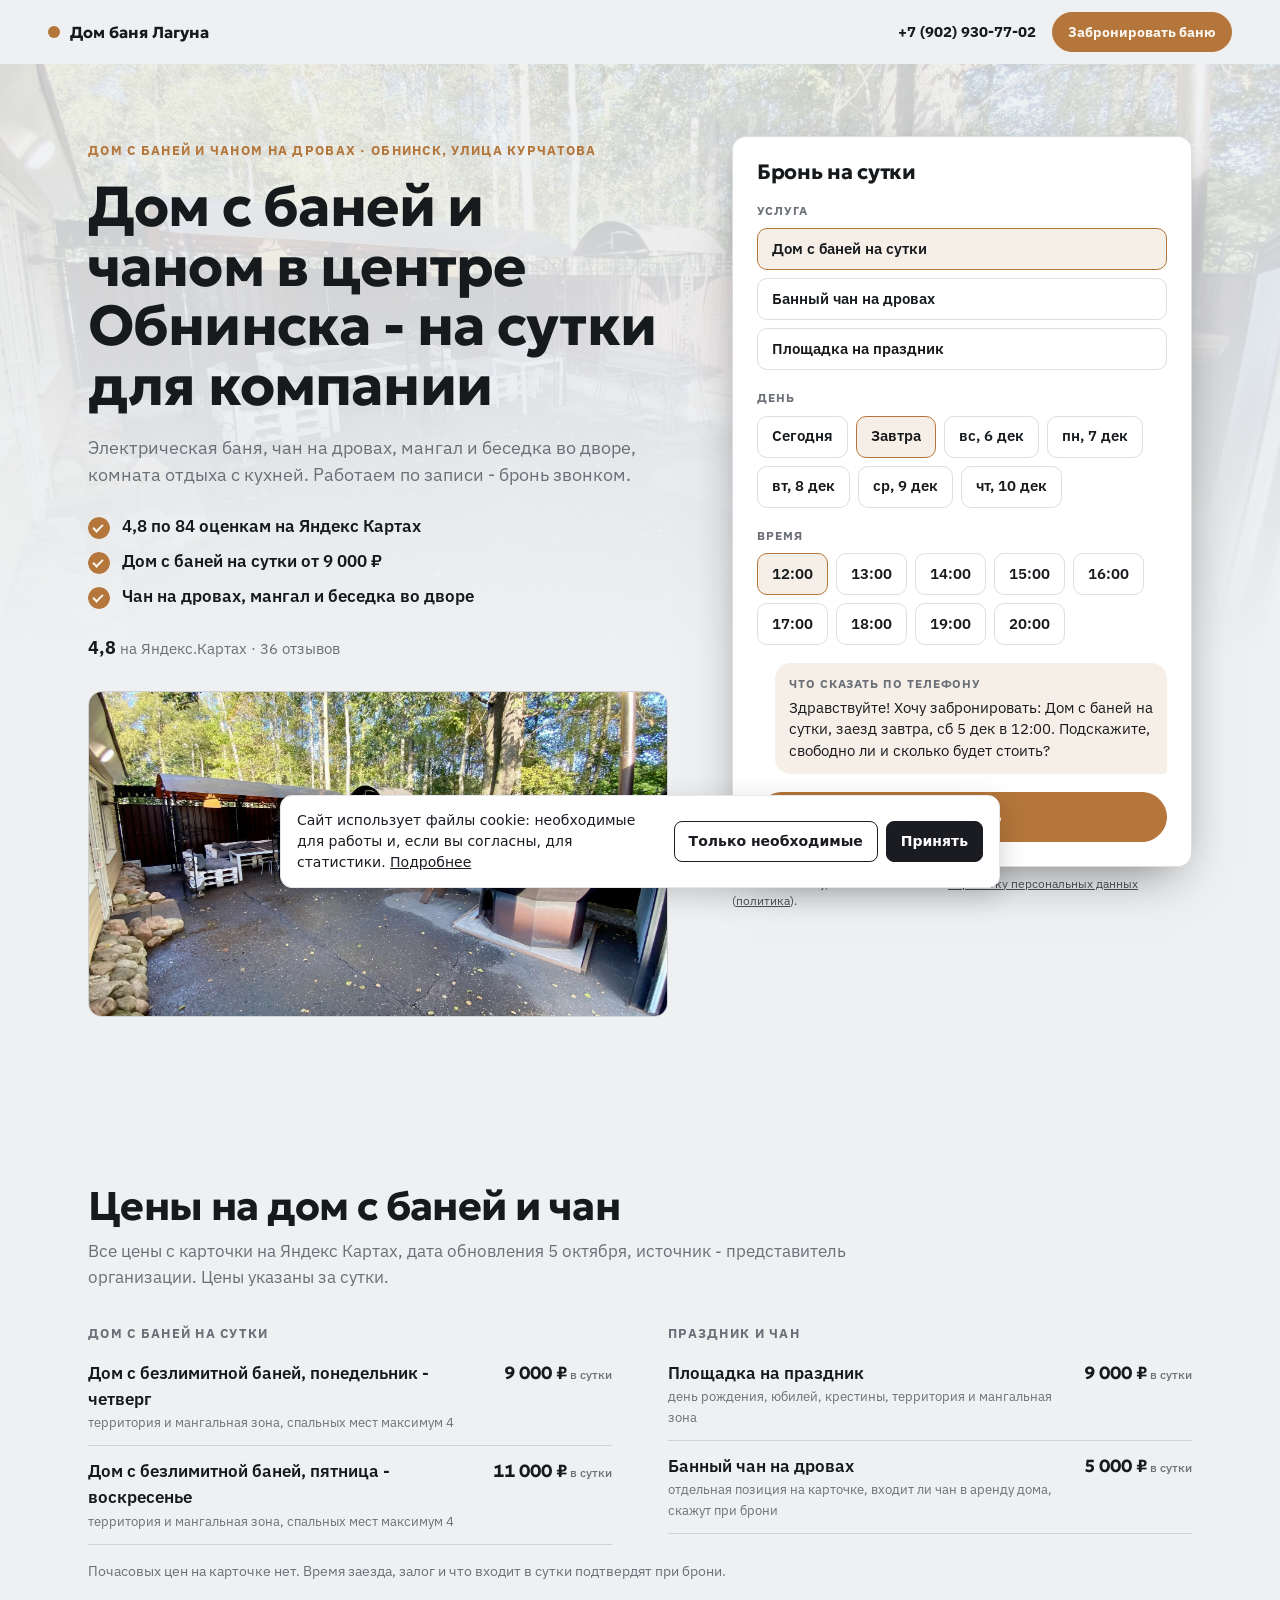
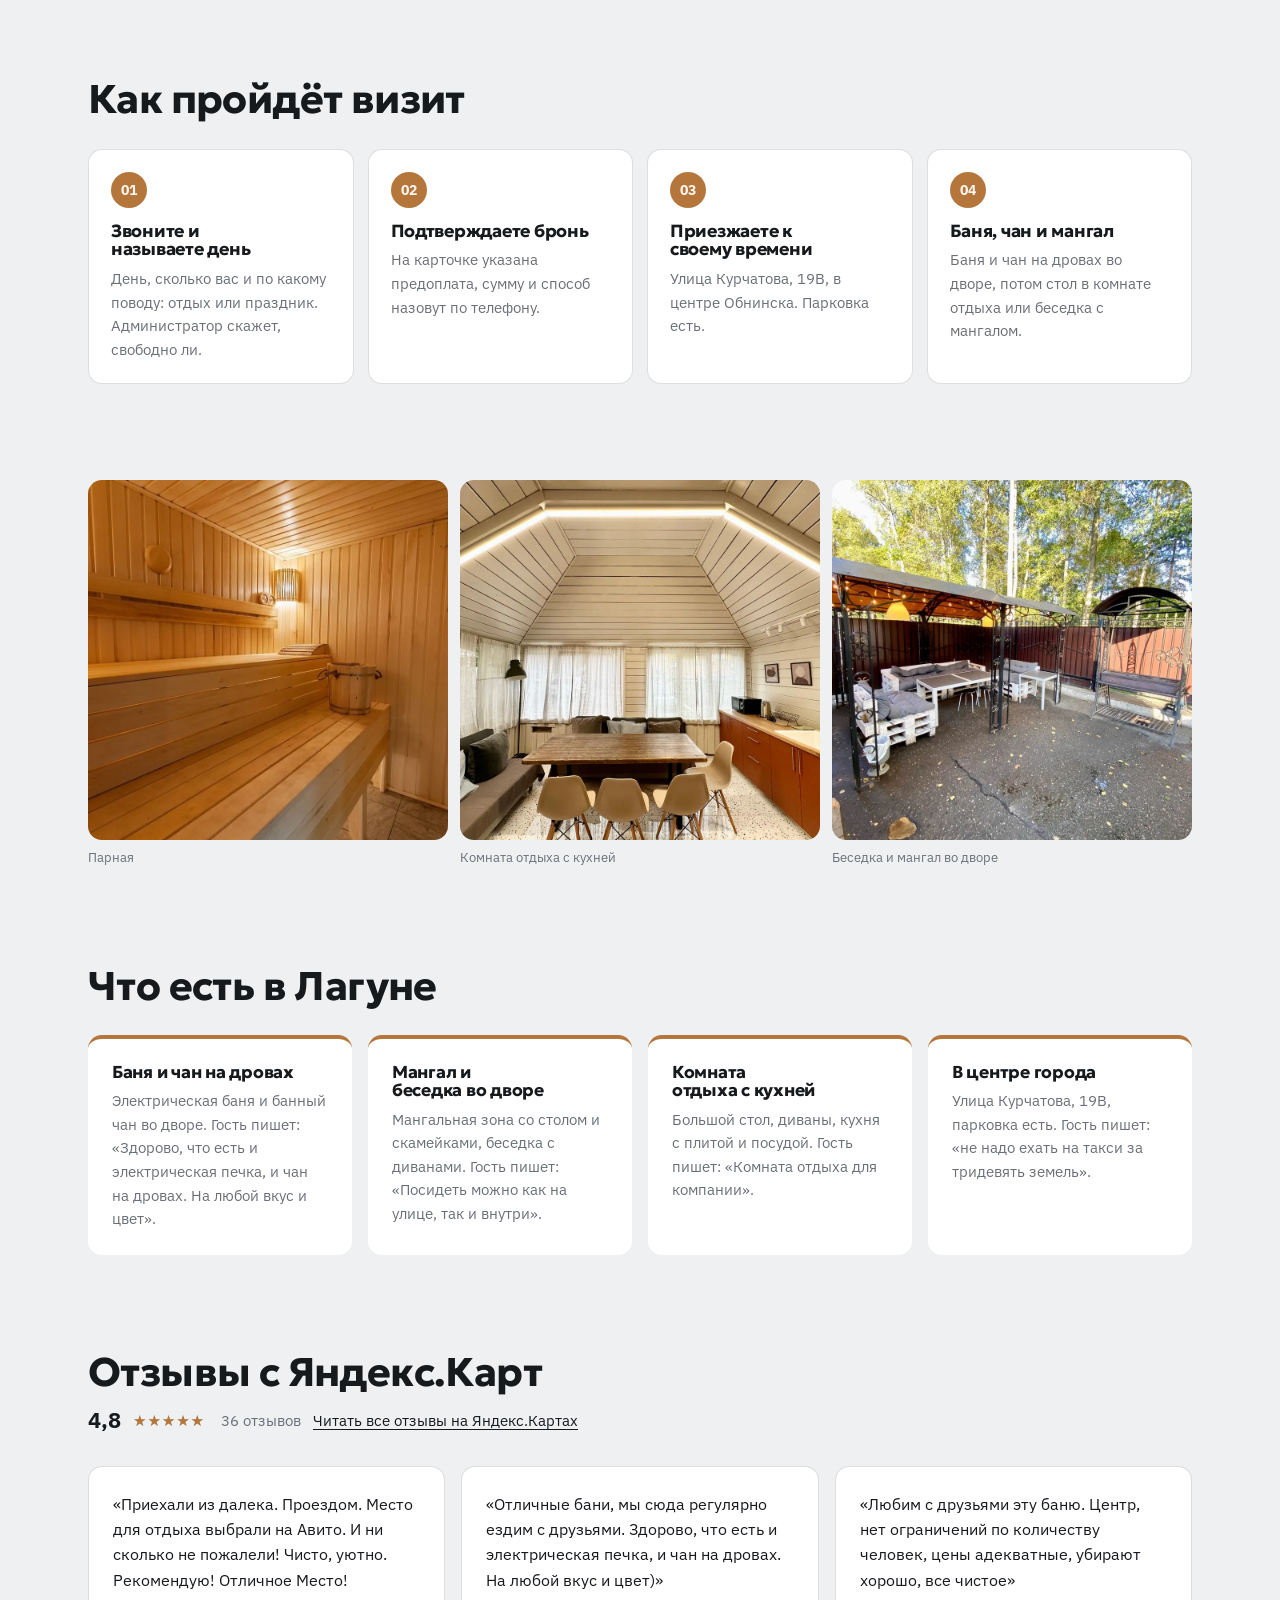
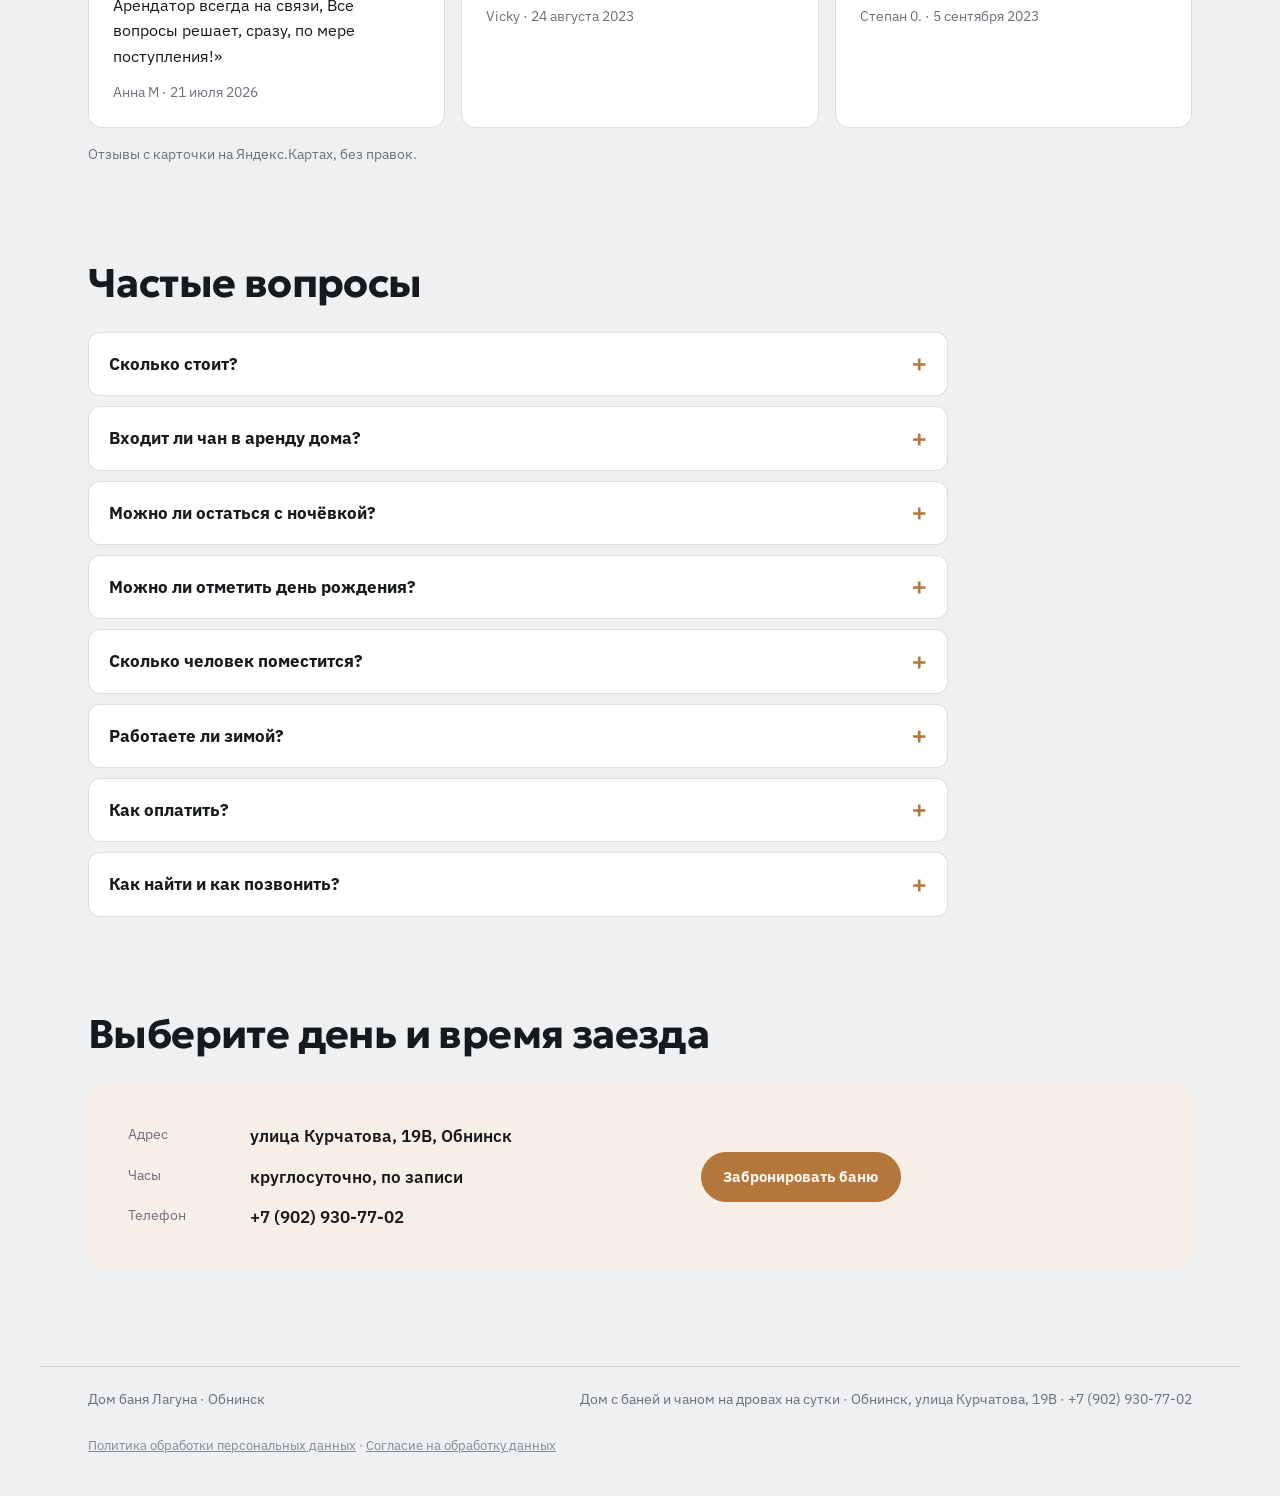
<file: index.html>
<!doctype html>
<html lang="ru">
<head>
<meta charset="utf-8">
<meta name="robots" content="noindex, nofollow" data-publish>
<meta name="viewport" content="width=device-width, initial-scale=1, viewport-fit=cover">
<title>Дом баня Лагуна · Дом с баней на сутки</title>
<meta name="description" content="Электрическая баня, чан на дровах, мангал и беседка во дворе, комната отдыха с кухней. Работаем по записи - бронь звонком.">
<meta property="og:type" content="website">
<meta property="og:url" content="https://ajax55sv-cell.github.io/laguna-obninsk/">
<meta property="og:title" content="Дом с баней и чаном в центре Обнинска - на сутки для компании">
<meta property="og:description" content="Электрическая баня, чан на дровах, мангал и беседка во дворе, комната отдыха с кухней. Работаем по записи - бронь звонком.">
<meta property="og:image" content="https://ajax55sv-cell.github.io/laguna-obninsk/assets/og.jpg">
<link rel="preload" as="image" href="assets/hero.webp" fetchpriority="high">
<link rel="icon" href="data:image/svg+xml,%3Csvg xmlns=%27http://www.w3.org/2000/svg%27 viewBox=%270 0 32 32%27%3E%3Crect x=%276%27 y=%276%27 width=%2720%27 height=%2720%27 rx=%275%27 fill=%27%23b4763a%27/%3E%3C/svg%3E">
<link rel="preconnect" href="https://fonts.googleapis.com">
<link rel="preconnect" href="https://fonts.gstatic.com" crossorigin>
<link href="https://fonts.googleapis.com/css2?family=Geologica:wght@600;700&family=IBM+Plex+Sans:wght@400;500;600&display=swap" rel="stylesheet">
<style>
:root { --c-canvas: #eef0f2; --c-surface: #ffffff; --c-ink: #171a1d; --c-ink-soft: #6b7078; --c-accent: #b4763a; --c-accent-ink: #fbf6ef; --c-accent-deep: #b4763a; --f-display: "Geologica", "Arial", system-ui, sans-serif; --f-text: "IBM Plex Sans", "Segoe UI", system-ui, sans-serif; --h1k: 1; }
</style>
<link rel="stylesheet" href="style-prod.css">
<script type="application/ld+json">{"@context":"https://schema.org","@type":"HealthAndBeautyBusiness","name":"Дом баня Лагуна","telephone":"+79029307702","priceRange":"от 9000 RUB за сутки","openingHours":"Mo-Su 00:00-23:59","address":{"@type":"PostalAddress","streetAddress":"улица Курчатова, 19В","addressLocality":"Обнинск","addressRegion":"Калужская область","addressCountry":"RU"},"aggregateRating":{"@type":"AggregateRating","ratingValue":"4.8","reviewCount":"36"},"sameAs":["https://yandex.ru/maps/org/dom_banya_laguna/124236754102/"]}</script>
<style>
/* legal-add */
.legal-links{margin-top:10px;font-size:13px;opacity:.8;hyphens:none}
.legal-links a{color:inherit}
.ckn{margin:8px 0 0;font-size:12px;line-height:1.45;opacity:.75;hyphens:none}
.ckn a{color:inherit;text-decoration:underline}
.ckb{position:fixed;left:12px;right:12px;bottom:12px;z-index:9999;max-width:720px;margin:0 auto;padding:14px 16px;background:#fff;color:#1b1c22;border:1px solid #e7e8ee;border-radius:12px;box-shadow:0 8px 28px rgba(0,0,0,.18);font:400 14px/1.5 system-ui,-apple-system,"Segoe UI",Arial,sans-serif;hyphens:none;display:flex;gap:12px;align-items:center;flex-wrap:wrap}
.ckb p{margin:0;flex:1 1 280px}
.ckb a{color:inherit;text-decoration:underline}
.ckb__b{display:flex;gap:8px;flex-wrap:wrap}
.ckb button{font:inherit;font-weight:600;padding:9px 14px;border-radius:8px;border:1px solid #1b1c22;background:#fff;color:#1b1c22;cursor:pointer}
.ckb button[data-v="all"]{background:#1b1c22;color:#fff}
</style>
</head>
<body class="s-prod" id="top" data-wa="" data-tg="" data-max="">
<header class="s-bar" data-s-bar>
  <a class="s-bar__brand" href="#top"><i aria-hidden="true"></i>Дом баня Лагуна</a>
  <div class="s-bar__right">
    <a class="s-bar__tel" href="tel:+79029307702"><span class="nw">+7 (902) 930-77-02</span></a>
    <a class="s-btn s-btn--sm" href="#widget">Забронировать баню</a>
  </div>
</header>
<main>
  <section class="s-hero">
    <div class="s-hero__text">
      <p class="s-eyebrow">Дом с баней и чаном на дровах · Обнинск, улица Курчатова</p>
      <h1>Дом с баней и чаном в центре Обнинска - на сутки для компании</h1>
      <p class="s-lead">Электрическая баня, чан на дровах, мангал и беседка во дворе, комната отдыха с кухней. Работаем по записи - бронь звонком.</p>
      <ul class="s-ticks"><li>4,8 по 84 оценкам на Яндекс Картах</li><li>Дом с баней на сутки от 9 000 ₽</li><li>Чан на дровах, мангал и беседка во дворе</li></ul>
      <p class="s-rating"><b>4,8</b> на Яндекс.Картах · 36 отзывов</p>
      <figure class="s-hero__photo"><img class="" src="assets/hero.webp" alt="Двор дома-бани: беседка с диванами, мангал и банный чан на дровах среди берёз" loading="lazy" decoding="async"></figure>
    </div>
    <div class="s-hero__widget" id="widget"><form class="s-widget" data-s-booking data-days="7" data-closed="" data-slots="12:00,13:00,14:00,15:00,16:00,17:00,18:00,19:00,20:00" data-message="Здравствуйте! Хочу забронировать: {услуга}, заезд {день} в {время}. Подскажите, свободно ли и сколько будет стоить?" onsubmit="return false">
      <h2 class="s-widget__title">Бронь на сутки</h2>
      <fieldset><legend>Услуга</legend>
        <div class="s-chips s-chips--col"><label class="s-chip s-chip--row"><input type="radio" name="svc" value="0" data-name="Дом с баней на сутки" data-price="" data-from="" data-min="" checked><span>Дом с баней на сутки</span><b></b></label><label class="s-chip s-chip--row"><input type="radio" name="svc" value="1" data-name="Банный чан на дровах" data-price="" data-from="" data-min=""><span>Банный чан на дровах</span><b></b></label><label class="s-chip s-chip--row"><input type="radio" name="svc" value="2" data-name="Площадка на праздник" data-price="" data-from="" data-min=""><span>Площадка на праздник</span><b></b></label></div>
      </fieldset>
      <fieldset><legend>День</legend><div class="s-chips" data-s-days></div></fieldset>
      <fieldset><legend>Время</legend><div class="s-chips" data-s-times></div></fieldset>
      <div class="s-bubble" aria-live="polite"><span class="s-bubble__label">Что сказать по телефону</span><p data-s-bubble></p></div>
      <div class="s-send">
        <a class="s-btn s-btn--wide" href="tel:+79029307702">Позвонить</a>
        
      </div>
      </form><p class="ckn">Нажимая кнопку, вы соглашаетесь на <a href="soglasie.html">обработку персональных данных</a> (<a href="politika.html">политика</a>).</p></div>
    <figure class="s-hero__bg" aria-hidden="true"><img class="" src="assets/hero.webp" alt="Двор дома-бани: беседка с диванами, мангал и банный чан на дровах среди берёз" decoding="async" fetchpriority="high"></figure>
  </section>

  

  <section class="s-section s-reveal" id="prices">
    <header class="s-section__head"><h2>Цены на дом с баней и чан</h2><p>Все цены с карточки на Яндекс Картах, дата обновления 5 октября, источник - представитель организации. Цены указаны за сутки.</p></header>
    <div class="s-board"><div class="s-board__group">
      <h3 class="s-board__title">Дом с баней на сутки</h3>
      <ul class="s-board__list">
        <li class="s-board__row"><span class="s-board__name">Дом с безлимитной баней, понедельник - четверг<em>территория и мангальная зона, спальных мест максимум 4</em></span><span class="s-board__dots" aria-hidden="true"></span><span class="s-board__price">9 000 ₽<small> в сутки</small></span></li>
        <li class="s-board__row"><span class="s-board__name">Дом с безлимитной баней, пятница - воскресенье<em>территория и мангальная зона, спальных мест максимум 4</em></span><span class="s-board__dots" aria-hidden="true"></span><span class="s-board__price">11 000 ₽<small> в сутки</small></span></li>
      </ul>
    </div>
<div class="s-board__group">
      <h3 class="s-board__title">Праздник и чан</h3>
      <ul class="s-board__list">
        <li class="s-board__row"><span class="s-board__name">Площадка на праздник<em>день рождения, юбилей, крестины, территория и мангальная зона</em></span><span class="s-board__dots" aria-hidden="true"></span><span class="s-board__price">9 000 ₽<small> в сутки</small></span></li>
        <li class="s-board__row"><span class="s-board__name">Банный чан на дровах<em>отдельная позиция на карточке, входит ли чан в аренду дома, скажут при брони</em></span><span class="s-board__dots" aria-hidden="true"></span><span class="s-board__price">5 000 ₽<small> в сутки</small></span></li>
      </ul>
    </div></div>
    <p class="s-note">Почасовых цен на карточке нет. Время заезда, залог и что входит в сутки подтвердят при брони.</p>
  </section>

  <section class="s-section s-reveal">
    <header class="s-section__head"><h2>Как пройдёт визит</h2></header>
    <ol class="s-steps">
      <li class="s-steps__item"><span class="s-steps__n">01</span><h3>Звоните и называете день</h3><p>День, сколько вас и по какому поводу: отдых или праздник. Администратор скажет, свободно ли.</p></li>
      <li class="s-steps__item"><span class="s-steps__n">02</span><h3>Подтверждаете бронь</h3><p>На карточке указана предоплата, сумму и способ назовут по телефону.</p></li>
      <li class="s-steps__item"><span class="s-steps__n">03</span><h3>Приезжаете к своему времени</h3><p>Улица Курчатова, 19В, в центре Обнинска. Парковка есть.</p></li>
      <li class="s-steps__item"><span class="s-steps__n">04</span><h3>Баня, чан и мангал</h3><p>Баня и чан на дровах во дворе, потом стол в комнате отдыха или беседка с мангалом.</p></li>
    </ol>
  </section>

  <section class="s-photos s-reveal" aria-label="Фото"><figure><img class="" src="assets/parnaya.webp" alt="Парная со светлыми деревянными полками и подсветкой" loading="lazy" decoding="async"><figcaption>Парная</figcaption></figure><figure><img class="" src="assets/komnata.webp" alt="Комната отдыха с большим столом, диванами и кухней" loading="lazy" decoding="async"><figcaption>Комната отдыха с кухней</figcaption></figure><figure><img class="" src="assets/besedka.webp" alt="Беседка с диванами и кованый мангал во дворе" loading="lazy" decoding="async"><figcaption>Беседка и мангал во дворе</figcaption></figure></section>

  <section class="s-section s-reveal">
    <header class="s-section__head"><h2>Что есть в Лагуне</h2></header>
    <ul class="s-promises">
      <li><h3>Баня и чан на дровах</h3><p>Электрическая баня и банный чан во дворе. Гость пишет: «Здорово, что есть и электрическая печка, и чан на дровах. На любой вкус и цвет».</p></li>
      <li><h3>Мангал и беседка во дворе</h3><p>Мангальная зона со столом и скамейками, беседка с диванами. Гость пишет: «Посидеть можно как на улице, так и внутри».</p></li>
      <li><h3>Комната отдыха с кухней</h3><p>Большой стол, диваны, кухня с плитой и посудой. Гость пишет: «Комната отдыха для компании».</p></li>
      <li><h3>В центре города</h3><p>Улица Курчатова, 19В, парковка есть. Гость пишет: «не надо ехать на такси за тридевять земель».</p></li>
    </ul>
  </section>

  <section class="s-section s-reveal">
    <header class="s-section__head s-section__head--reviews"><h2>Отзывы с Яндекс.Карт</h2><p class="s-reviews__rating"><span class="s-reviews__num">4,8</span><span class="s-reviews__stars" style="--r: 4.8" aria-label="рейтинг 4,8 из 5"></span><span class="s-reviews__count">36 отзывов</span><a class="s-reviews__all" href="https://yandex.ru/maps/org/dom_banya_laguna/124236754102/" target="_blank" rel="noopener">Читать все отзывы на Яндекс.Картах</a></p></header>
    <ul class="s-reviews">
      <li><blockquote>«Приехали из далека. Проездом. Место для отдыха выбрали на Авито. И ни сколько не пожалели! Чисто, уютно. Рекомендую! Отличное Место! Арендатор всегда на связи, Все вопросы решает, сразу, по мере поступления!»</blockquote><p class="s-reviews__who">Анна М · 21 июля 2026</p></li>
      <li><blockquote>«Отличные бани, мы сюда регулярно ездим с друзьями. Здорово, что есть и электрическая печка, и чан на дровах. На любой вкус и цвет)»</blockquote><p class="s-reviews__who">Vicky · 24 августа 2023</p></li>
      <li><blockquote>«Любим с друзьями эту баню. Центр, нет ограничений по количеству человек, цены адекватные, убирают хорошо, все чистое»</blockquote><p class="s-reviews__who">Степан 0. · 5 сентября 2023</p></li>
    </ul>
    <p class="s-note">Отзывы с карточки на Яндекс.Картах, без правок.</p>
  </section>

  <section class="s-section s-reveal">
    <header class="s-section__head"><h2>Частые вопросы</h2></header>
    <div class="s-faq"><details><summary>Сколько стоит?</summary><p>На карточке в Яндекс Картах: дом с безлимитной баней на сутки 9 000 ₽ с понедельника по четверг и 11 000 ₽ с пятницы по воскресенье, площадка на праздник 9 000 ₽, банный чан на дровах 5 000 ₽. Актуальные цены подтвердят при брони.</p></details><details><summary>Входит ли чан в аренду дома?</summary><p>На карточке чан указан отдельной позицией за 5 000 ₽. Входит ли он в аренду дома, скажут при брони.</p></details><details><summary>Можно ли остаться с ночёвкой?</summary><p>Да, аренда посуточная. Спальных мест максимум 4. Про постельное бельё лучше спросить при брони.</p></details><details><summary>Можно ли отметить день рождения?</summary><p>Да. На карточке указано: площадка на день рождения, мероприятия, праздники, юбилей, крестины. Гости пишут, что отмечали здесь дни рождения.</p></details><details><summary>Сколько человек поместится?</summary><p>Один гость пишет: «Мы собираемся (человек 20), отмечаем <span class="nw">чей-нибудь</span> ДР». Другой называет место подходящим для небольшой компании. Точное число гостей назовут при брони.</p></details><details><summary>Работаете ли зимой?</summary><p>Гости приезжают и в мороз. Один пишет: «чан уличный превосходно в мороз».</p></details><details><summary>Как оплатить?</summary><p>На карточке указано: предоплата, наличными, картой, электронными деньгами, банковским переводом, онлайн, СБП.</p></details><details><summary>Как найти и как позвонить?</summary><p>Обнинск, улица Курчатова, 19В, в центре города, парковка есть. Работаем только по записи, круглосуточно. Телефон <span class="nw">+7 (902) 930-77-02</span>.</p></details></div>
  </section>

  <section class="s-section s-final s-reveal" id="contacts">
    <header class="s-section__head"><h2>Выберите день и время заезда</h2></header>
    <div class="s-contacts">
      <dl>
        <div><dt>Адрес</dt><dd>улица Курчатова, 19В, Обнинск</dd></div>
        <div><dt>Часы</dt><dd>круглосуточно, по записи</dd></div>
        <div><dt>Телефон</dt><dd><a href="tel:+79029307702"><span class="nw">+7 (902) 930-77-02</span></a></dd></div>
      </dl>
      <div class="s-contacts__actions">
        <a class="s-btn" href="#widget">Забронировать баню</a>
        
      </div>
    </div>
  </section>
</main>
<footer class="s-foot"><p>Дом баня Лагуна · Обнинск</p><p>Дом с баней и чаном на дровах на сутки · Обнинск, улица Курчатова, 19В · <span class="nw">+7 (902) 930-77-02</span></p><p class="legal-links"><a href="politika.html">Политика обработки персональных данных</a> · <a href="soglasie.html">Согласие на обработку данных</a></p></footer>
<nav class="s-dock" aria-label="Быстрая связь"><a class="s-btn" href="#widget">Забронировать баню</a><a class="s-btn s-btn--ghost" href="tel:+79029307702">Позвонить</a></nav>
<script src="style.js" defer></script>
<script>
(function(){var K='cookie-choice';try{if(localStorage.getItem(K))return}catch(e){}
var b=document.createElement('div');b.className='ckb';b.setAttribute('role','dialog');b.setAttribute('aria-label','Файлы cookie');
b.innerHTML='<p>Сайт использует файлы cookie: необходимые для работы и, если вы согласны, для статистики. <a href="politika.html">Подробнее</a></p><div class="ckb__b"><button type="button" data-v="necessary">Только необходимые</button><button type="button" data-v="all">Принять</button></div>';
b.addEventListener('click',function(e){var v=e.target.getAttribute&&e.target.getAttribute('data-v');if(!v)return;try{localStorage.setItem(K,v)}catch(x){}try{document.dispatchEvent(new CustomEvent('cookie-choice',{detail:v}))}catch(x){}b.remove()});
document.body.appendChild(b)})();
</script>
<!-- legal-add -->
</body>
</html>
</file>
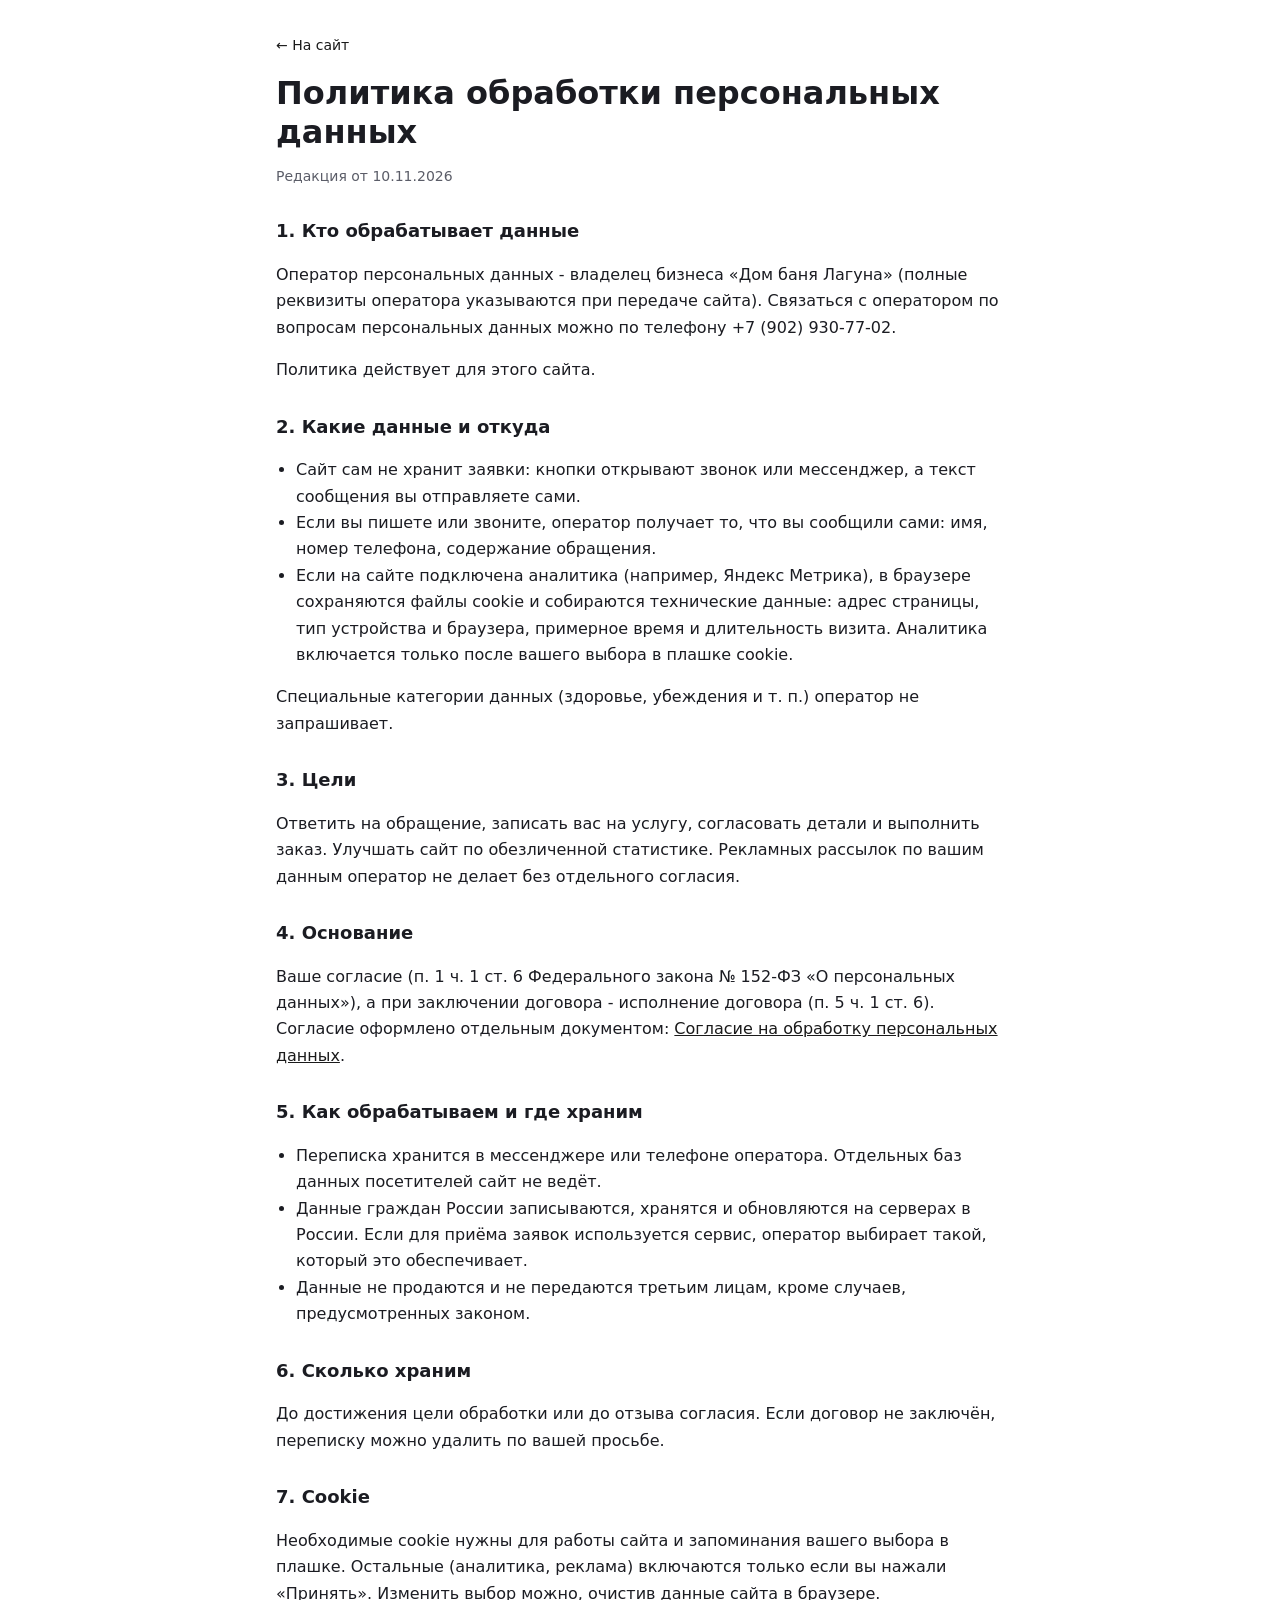
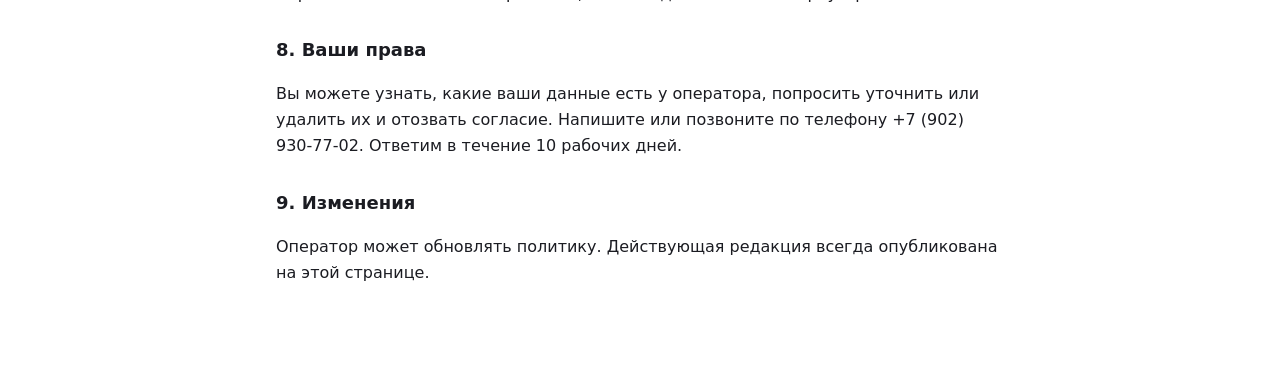
<file: politika.html>
<!doctype html>
<html lang="ru">
<head>
<meta charset="utf-8">
<meta name="viewport" content="width=device-width, initial-scale=1">
<title>Политика обработки персональных данных - Дом баня Лагуна</title>
<style>:root{--accent:#1a1a1a;--ink:#1b1c22;--ink-2:#5b5d68;--line:#e7e8ee}
*{box-sizing:border-box}
html,body,h1,h2,p,li{hyphens:none;-webkit-hyphens:none}
body{margin:0;background:#fff;color:var(--ink);font:400 16px/1.65 system-ui,-apple-system,"Segoe UI",Arial,sans-serif}
main{max-width:760px;margin:0 auto;padding:32px 16px 64px}
a{color:var(--accent)}
h1{font-size:clamp(24px,4vw,32px);line-height:1.2;margin:16px 0 6px}
h2{font-size:18px;margin:28px 0 8px}
.muted{color:var(--ink-2);font-size:14px}
.back{font-size:14px;text-decoration:none}
ul{padding-left:20px}</style>
</head>
<body>
<main>
<a class="back" href="./">← На сайт</a>
<h1>Политика обработки персональных данных</h1>
<p class="muted">Редакция от 10.11.2026</p>

<h2>1. Кто обрабатывает данные</h2>
<p>Оператор персональных данных - владелец бизнеса «Дом баня Лагуна» (полные реквизиты оператора указываются при передаче сайта). Связаться с оператором по вопросам персональных данных можно по телефону +7 (902) 930-77-02.</p>
<p>Политика действует для этого сайта.</p>

<h2>2. Какие данные и откуда</h2>
<ul>
<li>Сайт сам не хранит заявки: кнопки открывают звонок или мессенджер, а текст сообщения вы отправляете сами.</li>
<li>Если вы пишете или звоните, оператор получает то, что вы сообщили сами: имя, номер телефона, содержание обращения.</li>
<li>Если на сайте подключена аналитика (например, Яндекс Метрика), в браузере сохраняются файлы cookie и собираются технические данные: адрес страницы, тип устройства и браузера, примерное время и длительность визита. Аналитика включается только после вашего выбора в плашке cookie.</li>
</ul>
<p>Специальные категории данных (здоровье, убеждения и т. п.) оператор не запрашивает.</p>

<h2>3. Цели</h2>
<p>Ответить на обращение, записать вас на услугу, согласовать детали и выполнить заказ. Улучшать сайт по обезличенной статистике. Рекламных рассылок по вашим данным оператор не делает без отдельного согласия.</p>

<h2>4. Основание</h2>
<p>Ваше согласие (п. 1 ч. 1 ст. 6 Федерального закона № 152-ФЗ «О персональных данных»), а при заключении договора - исполнение договора (п. 5 ч. 1 ст. 6). Согласие оформлено отдельным документом: <a href="soglasie.html">Согласие на обработку персональных данных</a>.</p>

<h2>5. Как обрабатываем и где храним</h2>
<ul>
<li>Переписка хранится в мессенджере или телефоне оператора. Отдельных баз данных посетителей сайт не ведёт.</li>
<li>Данные граждан России записываются, хранятся и обновляются на серверах в России. Если для приёма заявок используется сервис, оператор выбирает такой, который это обеспечивает.</li>
<li>Данные не продаются и не передаются третьим лицам, кроме случаев, предусмотренных законом.</li>
</ul>

<h2>6. Сколько храним</h2>
<p>До достижения цели обработки или до отзыва согласия. Если договор не заключён, переписку можно удалить по вашей просьбе.</p>

<h2>7. Cookie</h2>
<p>Необходимые cookie нужны для работы сайта и запоминания вашего выбора в плашке. Остальные (аналитика, реклама) включаются только если вы нажали «Принять». Изменить выбор можно, очистив данные сайта в браузере.</p>

<h2>8. Ваши права</h2>
<p>Вы можете узнать, какие ваши данные есть у оператора, попросить уточнить или удалить их и отозвать согласие. Напишите или позвоните по телефону +7 (902) 930-77-02. Ответим в течение 10 рабочих дней.</p>

<h2>9. Изменения</h2>
<p>Оператор может обновлять политику. Действующая редакция всегда опубликована на этой странице.</p>

</main>
</body>
</html>
</file>
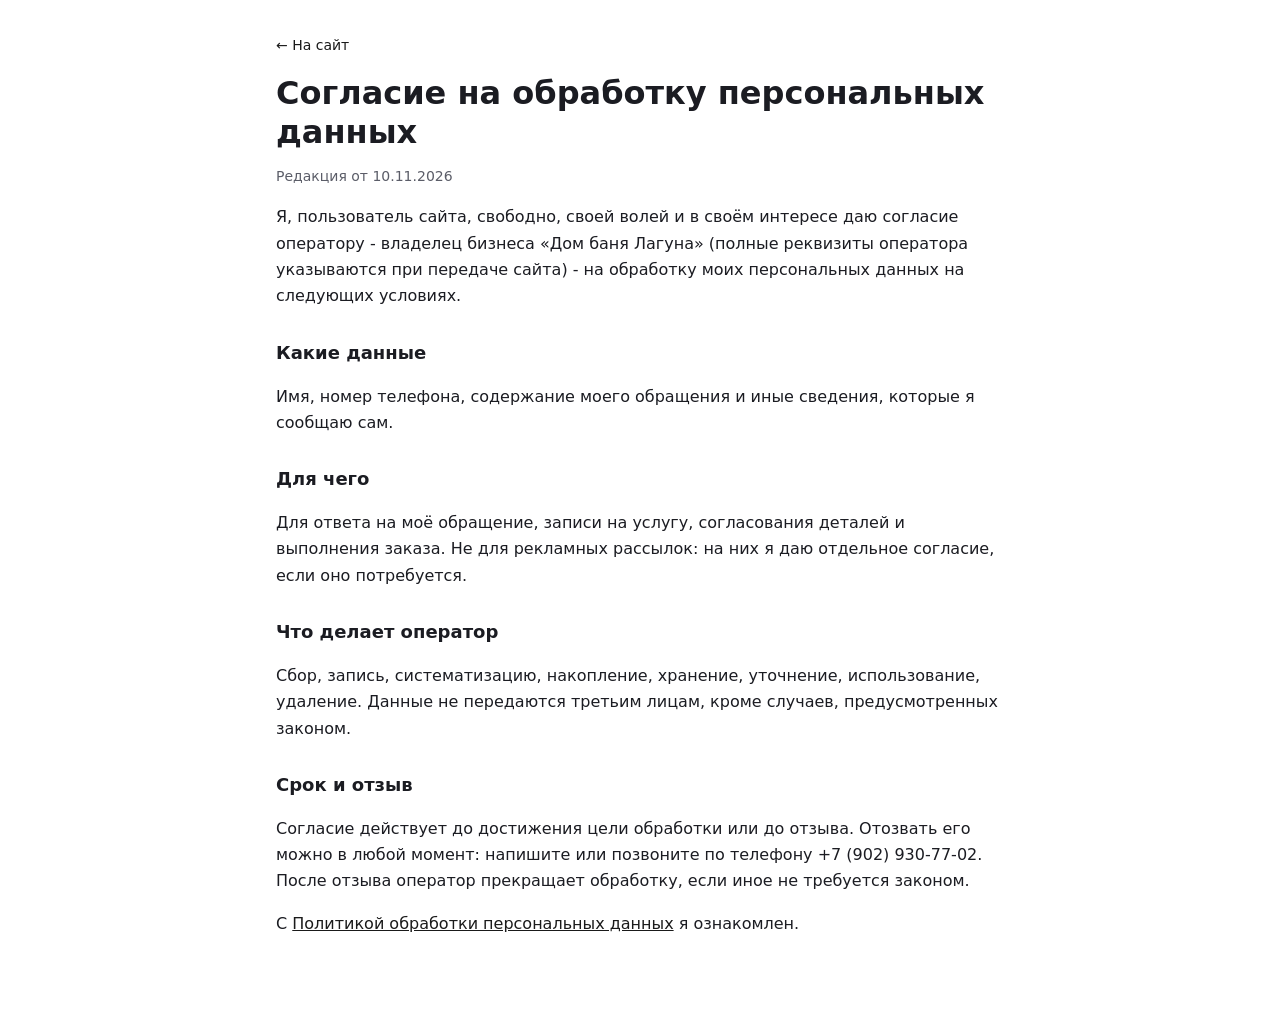
<file: soglasie.html>
<!doctype html>
<html lang="ru">
<head>
<meta charset="utf-8">
<meta name="viewport" content="width=device-width, initial-scale=1">
<title>Согласие на обработку персональных данных - Дом баня Лагуна</title>
<style>:root{--accent:#1a1a1a;--ink:#1b1c22;--ink-2:#5b5d68;--line:#e7e8ee}
*{box-sizing:border-box}
html,body,h1,h2,p,li{hyphens:none;-webkit-hyphens:none}
body{margin:0;background:#fff;color:var(--ink);font:400 16px/1.65 system-ui,-apple-system,"Segoe UI",Arial,sans-serif}
main{max-width:760px;margin:0 auto;padding:32px 16px 64px}
a{color:var(--accent)}
h1{font-size:clamp(24px,4vw,32px);line-height:1.2;margin:16px 0 6px}
h2{font-size:18px;margin:28px 0 8px}
.muted{color:var(--ink-2);font-size:14px}
.back{font-size:14px;text-decoration:none}
ul{padding-left:20px}</style>
</head>
<body>
<main>
<a class="back" href="./">← На сайт</a>
<h1>Согласие на обработку персональных данных</h1>
<p class="muted">Редакция от 10.11.2026</p>

<p>Я, пользователь сайта, свободно, своей волей и в своём интересе даю согласие оператору - владелец бизнеса «Дом баня Лагуна» (полные реквизиты оператора указываются при передаче сайта) - на обработку моих персональных данных на следующих условиях.</p>

<h2>Какие данные</h2>
<p>Имя, номер телефона, содержание моего обращения и иные сведения, которые я сообщаю сам.</p>

<h2>Для чего</h2>
<p>Для ответа на моё обращение, записи на услугу, согласования деталей и выполнения заказа. Не для рекламных рассылок: на них я даю отдельное согласие, если оно потребуется.</p>

<h2>Что делает оператор</h2>
<p>Сбор, запись, систематизацию, накопление, хранение, уточнение, использование, удаление. Данные не передаются третьим лицам, кроме случаев, предусмотренных законом.</p>

<h2>Срок и отзыв</h2>
<p>Согласие действует до достижения цели обработки или до отзыва. Отозвать его можно в любой момент: напишите или позвоните по телефону +7 (902) 930-77-02. После отзыва оператор прекращает обработку, если иное не требуется законом.</p>

<p>С <a href="politika.html">Политикой обработки персональных данных</a> я ознакомлен.</p>

</main>
</body>
</html>
</file>
<file: style-prod.css>
/* Стиль «Продающий»: лендинг под заявки. Главная деталь – калькулятор или онлайн-запись на первом экране
   и живое «сообщение-превью», которое уходит владельцу в мессенджер. Цвета и шрифты – из палитры ниши. */
*, *::before, *::after { box-sizing: border-box; }
:root {
  --hair: color-mix(in srgb, var(--c-ink) 14%, transparent);
  --tint: color-mix(in srgb, var(--c-accent) 12%, var(--c-surface));
  --wrap: 1200px; --gut: clamp(16px, 4vw, 48px);
  --r: 14px;
  --shadow: 0 18px 50px -18px color-mix(in srgb, #000 55%, transparent);
}
html { scroll-behavior: smooth; -webkit-text-size-adjust: 100%; overflow-x: clip; }
body { margin: 0; background: var(--c-canvas); color: var(--c-ink); font: 400 17px/1.55 var(--f-text); -webkit-font-smoothing: antialiased; }
img { display: block; max-width: 100%; }
a { color: inherit; }
h1, h2, h3 { font-family: var(--f-display); font-weight: 700; line-height: 1.06; margin: 0; letter-spacing: -.015em; text-wrap: balance; }
p { margin: 0; }
fieldset { border: 0; margin: 0; padding: 0; min-width: 0; }
:focus-visible { outline: 2px solid var(--c-accent); outline-offset: 3px; border-radius: 4px; }

.s-btn { display: inline-flex; align-items: center; justify-content: center; min-height: 50px; padding: 0 1.4em; border-radius: 999px;
  background: var(--c-accent); color: var(--c-accent-ink); font: 700 .95rem/1.1 var(--f-text); text-decoration: none; border: 1px solid var(--c-accent);
  text-align: center; transition: filter .2s ease, transform .2s ease; cursor: pointer; }
.s-btn:hover { filter: brightness(1.07); }
.s-btn:active { transform: translateY(1px); }
.s-btn--sm { min-height: 40px; padding: 0 1.1em; font-size: .85rem; }
.s-btn--ghost { background: transparent; color: var(--c-ink); border-color: var(--hair); font-weight: 600; }
.s-btn--wide { flex: 1; }

/* шапка */
.s-bar { position: sticky; top: 0; z-index: 30; display: flex; align-items: center; justify-content: space-between; gap: 16px;
  padding: 10px var(--gut); background: color-mix(in srgb, var(--c-canvas) 88%, transparent); -webkit-backdrop-filter: blur(10px); backdrop-filter: blur(10px); }
.s-bar.is-scrolled { box-shadow: 0 1px 0 var(--hair); }
.s-bar__brand { font: 700 1rem/1 var(--f-display); text-decoration: none; display: inline-flex; align-items: center; gap: .6em; min-height: 44px; white-space: nowrap; min-width: 0; }
.s-bar__brand i { width: .75em; height: .75em; border-radius: 50%; background: var(--c-accent); }
.s-bar__right { display: flex; align-items: center; gap: 16px; }
.s-bar__tel { text-decoration: none; font-weight: 700; font-size: .95rem; font-variant-numeric: tabular-nums; }

main { max-width: var(--wrap); margin: 0 auto; padding: 0 var(--gut); }

/* первый экран: текст слева, виджет справа, фото ниши – приглушённым фоном */
.s-hero { position: relative; display: grid; grid-template-columns: minmax(0, 1fr) minmax(0, 460px); gap: clamp(28px, 5vw, 64px); align-items: start;
  padding: clamp(32px, 6vw, 72px) 0 clamp(40px, 6vw, 72px); isolation: isolate; }
.s-hero__bg { position: absolute; z-index: -1; margin: 0; top: 0; left: calc(50% - 50vw); width: 100vw; height: min(78%, 620px); overflow: hidden; }
.s-hero__bg img { width: 100%; height: 100%; object-fit: cover; opacity: .3; filter: saturate(.85); }
.s-hero__bg::after { content: ""; position: absolute; inset: 0; background: linear-gradient(180deg, color-mix(in srgb, var(--c-canvas) 40%, transparent), var(--c-canvas) 96%); }
/* фото бизнеса крупно в левой колонке: владелец узнаёт своё место с первого экрана */
.s-hero__photo { margin: 30px 0 0; }
.s-hero__photo img { width: 100%; aspect-ratio: 16 / 9; object-fit: cover; border-radius: var(--r); border: 1px solid var(--hair); }
.s-hero__photo figcaption { margin-top: 8px; font-size: .84rem; color: var(--c-ink-soft); }
.s-eyebrow { display: inline-block; font-size: .8rem; font-weight: 700; letter-spacing: .1em; text-transform: uppercase; color: var(--c-accent-deep, var(--c-accent)); margin-bottom: 16px; }
.s-hero h1 { font-size: calc(clamp(2.1rem, 4.4vw, 3.7rem) * var(--h1k, 1)); overflow-wrap: normal; hyphens: none; }
.s-lead { margin-top: 18px; font-size: 1.12rem; color: var(--c-ink-soft); max-width: 32em; }
.s-ticks { list-style: none; margin: 26px 0 0; padding: 0; display: grid; gap: 12px; }
.s-ticks li { position: relative; padding-left: 34px; font-weight: 600; line-height: 1.35; }
.s-ticks li::before { content: ""; position: absolute; left: 0; top: .1em; width: 22px; height: 22px; border-radius: 50%; background: var(--c-accent);
  -webkit-mask: radial-gradient(circle, #000 0 100%); }
.s-ticks li::after { content: ""; position: absolute; left: 7px; top: calc(.1em + 5px); width: 6px; height: 10px; border: solid var(--c-accent-ink); border-width: 0 2px 2px 0; transform: rotate(45deg); }
.s-rating { margin-top: 26px; font-size: .92rem; color: var(--c-ink-soft); }
.s-rating b { color: var(--c-ink); font-size: 1.1rem; }

/* виджет */
.s-hero__widget { position: sticky; top: 76px; }
.s-widget { background: var(--c-surface); border-radius: var(--r); padding: 24px; box-shadow: var(--shadow); display: grid; gap: 18px; border: 1px solid var(--hair); }
.s-widget__title { font-size: 1.3rem; }
.s-widget legend, .s-range label { font-size: .78rem; font-weight: 700; letter-spacing: .08em; text-transform: uppercase; color: var(--c-ink-soft); margin-bottom: 8px; padding: 0; }
.s-chips { display: flex; flex-wrap: wrap; gap: 8px; }
.s-chips--col { flex-direction: column; flex-wrap: nowrap; }
.s-chip { position: relative; display: inline-flex; align-items: center; gap: 10px; min-height: 42px; padding: 8px 14px; border-radius: 10px; border: 1px solid var(--hair);
  cursor: pointer; font-size: .92rem; font-weight: 600; transition: border-color .15s ease, background-color .15s ease; }
.s-chip--row { justify-content: space-between; }
.s-chip--row b { font-weight: 700; white-space: nowrap; font-variant-numeric: tabular-nums; }
.s-chip--row b small { font-weight: 500; color: var(--c-ink-soft); }
.s-chip__p { font-weight: 500; font-size: .8rem; color: var(--c-ink-soft); white-space: nowrap; }
.s-chip input { position: absolute; opacity: 0; pointer-events: none; }
.s-chip:has(input:checked) { border-color: var(--c-accent); background: var(--tint); }
.s-chip:has(input:focus-visible) { outline: 2px solid var(--c-accent); outline-offset: 2px; }
.s-chip[aria-disabled="true"] { opacity: .4; cursor: default; }
.s-check { display: flex; align-items: center; gap: 10px; font-weight: 600; font-size: .92rem; cursor: pointer; }
.s-check input { width: 20px; height: 20px; accent-color: var(--c-accent); }
.s-check b { margin-left: auto; font-variant-numeric: tabular-nums; }
.s-range { display: grid; gap: 6px; }
.s-range label { display: flex; justify-content: space-between; margin: 0; }
.s-range label b { color: var(--c-ink); font-size: 1rem; font-weight: 700; letter-spacing: 0; text-transform: none; font-variant-numeric: tabular-nums; }
.s-range input { width: 100%; accent-color: var(--c-accent); height: 28px; }
.s-total { display: flex; align-items: baseline; justify-content: space-between; gap: 12px; padding-top: 14px; border-top: 1px solid var(--hair); }
.s-total span { color: var(--c-ink-soft); font-weight: 600; }
.s-total b { font: 700 1.9rem/1 var(--f-display); font-variant-numeric: tabular-nums; color: var(--c-accent); }

/* сообщение-превью: пузырь чата */
.s-bubble { position: relative; background: var(--tint); border-radius: 16px 16px 4px 16px; padding: 12px 14px; margin-left: 18px; }
.s-bubble__label { display: block; font-size: .72rem; font-weight: 700; letter-spacing: .08em; text-transform: uppercase; color: var(--c-ink-soft); margin-bottom: 4px; }
.s-bubble p { font-size: .93rem; line-height: 1.45; }
.s-send { display: flex; gap: 8px; }
.s-send__note { font-size: .82rem; color: var(--c-accent-deep, var(--c-accent)); }
.s-demo { font-size: .78rem; color: var(--c-ink-soft); }

/* секции */
.s-section { padding: clamp(56px, 8vw, 96px) 0 0; }
.s-section__head { display: grid; gap: 10px; margin-bottom: 28px; max-width: 46em; }
.s-section__head h2 { font-size: clamp(1.7rem, 3.2vw, 2.5rem); }
.s-section__head p { color: var(--c-ink-soft); }
.s-note { margin-top: 16px; font-size: .88rem; color: var(--c-ink-soft); max-width: 52em; }

.s-incl { display: grid; grid-template-columns: 1fr 1fr; gap: 16px; }
.s-incl > div { background: var(--c-surface); border-radius: var(--r); padding: 26px; border: 1px solid var(--hair); }
.s-incl > div:first-child { background: var(--tint); border-color: transparent; }
.s-incl h3 { font-size: 1.1rem; margin-bottom: 14px; }
.s-incl ul { margin: 0; padding-left: 1.1em; display: grid; gap: 8px; }

.s-board { display: grid; grid-template-columns: repeat(auto-fit, minmax(min(100%, 420px), 1fr)); gap: 12px 56px; }
.s-board__title { font: 700 .8rem var(--f-text); letter-spacing: .1em; text-transform: uppercase; color: var(--c-ink-soft); margin: 6px 0; }
.s-board__list { list-style: none; margin: 0; padding: 0; }
.s-board__row { display: flex; align-items: baseline; gap: 10px; padding: 12px 0; border-bottom: 1px solid var(--hair); }
.s-board__name { font-weight: 600; }
.s-board__name em { display: block; font-style: normal; font-size: .84rem; color: var(--c-ink-soft); font-weight: 400; }
.s-board__dots { flex: 1; }
.s-board__price { font: 700 1.1rem/1 var(--f-display); font-variant-numeric: tabular-nums; white-space: nowrap; }
.s-board__price small { font: 500 .78rem var(--f-text); color: var(--c-ink-soft); }

.s-steps { list-style: none; margin: 0; padding: 0; display: grid; grid-template-columns: repeat(auto-fit, minmax(min(100%, 170px), 1fr)); gap: 14px; }
.s-steps__item { background: var(--c-surface); border-radius: var(--r); padding: 22px; border: 1px solid var(--hair); }
.s-steps__n { display: inline-grid; place-items: center; width: 36px; height: 36px; border-radius: 50%; background: var(--c-accent); color: var(--c-accent-ink); font: 700 .85rem var(--f-text); }
.s-steps h3 { font-size: 1.1rem; margin-top: 14px; overflow-wrap: normal; hyphens: none; }
.s-steps__item { min-width: 0; }
.s-steps p { margin-top: 8px; color: var(--c-ink-soft); font-size: .95rem; }

.s-photos { display: grid; grid-template-columns: repeat(3, 1fr); gap: 12px; padding-top: clamp(56px, 8vw, 96px); }
.s-photos figure { margin: 0; }
.s-photos img { width: 100%; aspect-ratio: 1 / 1; object-fit: cover; border-radius: var(--r); }
.s-photos figcaption { font-size: .82rem; color: var(--c-ink-soft); margin-top: 8px; }

.s-promises { list-style: none; margin: 0; padding: 0; display: grid; grid-template-columns: repeat(auto-fit, minmax(min(100%, 260px), 1fr)); gap: 16px; }
.s-promises li { border-radius: var(--r); padding: 24px; background: var(--c-surface); border-top: 4px solid var(--c-accent); display: grid; gap: 8px; align-content: start; }
.s-promises h3 { font-size: 1.08rem; }
.s-promises p { color: var(--c-ink-soft); font-size: .95rem; }

.s-reviews { list-style: none; margin: 0; padding: 0; display: grid; grid-template-columns: repeat(auto-fit, minmax(min(100%, 280px), 1fr)); gap: 16px; }
.s-reviews li { background: var(--c-surface); border-radius: var(--r); padding: 24px; display: grid; gap: 14px; align-content: start; border: 1px solid var(--hair); }
.s-reviews blockquote { margin: 0; font-size: 1.02rem; }
.s-reviews__who { font-size: .85rem; color: var(--c-ink-soft); }
.s-section__head--reviews { max-width: none; }
.s-reviews__rating { display: flex; flex-wrap: wrap; align-items: center; gap: 6px 12px; color: var(--c-ink-soft); font-size: .95rem; }
.s-reviews__num { font-weight: 700; font-size: 1.4rem; color: var(--c-ink); }
.s-reviews__stars { --r: 5; display: inline-block; width: 5em; height: 1em; font-size: .95rem; line-height: 1; letter-spacing: .05em; white-space: nowrap; color: color-mix(in srgb, var(--c-ink) 18%, transparent); position: relative; }
.s-reviews__stars::before { content: "★★★★★"; }
.s-reviews__stars::after { content: "★★★★★"; position: absolute; inset: 0; width: calc(var(--r) / 5 * 100%); overflow: hidden; color: var(--c-accent); }
.s-reviews__all { color: var(--c-ink); text-underline-offset: 3px; }
.s-reviews__all:hover { color: var(--c-accent-deep, var(--c-accent)); }

.s-faq { display: grid; gap: 10px; max-width: 860px; }
.s-faq details { background: var(--c-surface); border-radius: 12px; border: 1px solid var(--hair); }
.s-faq summary { cursor: pointer; list-style: none; padding: 18px 52px 18px 20px; font-weight: 700; position: relative; }
.s-faq summary::-webkit-details-marker { display: none; }
.s-faq summary::after { content: "+"; position: absolute; right: 20px; top: 50%; transform: translateY(-50%); font: 700 1.4rem/1 var(--f-display); color: var(--c-accent); }
.s-faq details[open] summary::after { content: "–"; }
.s-faq details p { padding: 0 20px 18px; color: var(--c-ink-soft); }

.s-contacts { display: grid; grid-template-columns: 1.2fr 1fr; gap: 32px; background: var(--tint); border-radius: var(--r); padding: clamp(22px, 4vw, 40px); align-items: center; }
.s-contacts dl { margin: 0; display: grid; gap: 14px; }
.s-contacts dl div { display: grid; grid-template-columns: 110px 1fr; gap: 12px; }
.s-contacts dt { color: var(--c-ink-soft); font-size: .9rem; }
.s-contacts dd { margin: 0; font-weight: 600; }
.s-contacts dd a { text-decoration: none; }
.s-contacts__actions { display: flex; flex-wrap: wrap; gap: 10px; }

.s-foot { max-width: var(--wrap); margin: clamp(56px, 8vw, 96px) auto 0; padding: 22px var(--gut) 40px; border-top: 1px solid var(--hair);
  display: flex; justify-content: space-between; gap: 16px; font-size: .85rem; color: var(--c-ink-soft); flex-wrap: wrap; }
.s-dock { display: none; }
.s-slot { border-bottom: 1px dashed currentColor; opacity: .75; white-space: nowrap; }

@media (prefers-reduced-motion: no-preference) {
  .s-reveal { opacity: 0; transform: translateY(14px); transition: opacity .5s ease, transform .5s cubic-bezier(.2, .7, .2, 1); }
  .s-reveal.is-in { opacity: 1; transform: none; }
  .s-hero__text, .s-hero__widget { animation: s-rise .6s cubic-bezier(.2, .7, .2, 1) both; }
  .s-hero__widget { animation-delay: .1s; }
}
@keyframes s-rise { from { opacity: 0; transform: translateY(12px); } }

@media (max-width: 960px) {
  .s-hero { grid-template-columns: 1fr; }
  .s-hero__widget { position: static; }
  .s-hero__bg { height: 420px; }
  .s-hero__photo { display: none; }
  .s-incl, .s-contacts { grid-template-columns: 1fr; }
}
@media (max-width: 640px) {
  body { font-size: 16px; padding-bottom: 76px; }
  .s-bar__tel { display: none; }
  .s-bar { gap: 10px; }
  .s-bar__brand { font-size: .92rem; overflow: hidden; text-overflow: ellipsis; }
  .s-bar .s-btn--sm { white-space: nowrap; font-size: .78rem; padding: 0 .8em; flex-shrink: 0; }
  .s-widget { padding: 18px; }
  .s-steps { grid-template-columns: 1fr; }
  .s-photos { grid-template-columns: 1fr 1fr; }
  .s-photos figure:first-child { grid-column: 1 / -1; }
  .s-photos figure:first-child img { aspect-ratio: 16 / 10; }
  .s-contacts dl div { grid-template-columns: 1fr; gap: 2px; }
  .s-send { flex-direction: column; }
  .s-dock { display: flex; gap: 8px; position: fixed; z-index: 40; left: 0; right: 0; bottom: 0; padding: 10px 12px calc(10px + env(safe-area-inset-bottom));
    background: color-mix(in srgb, var(--c-canvas) 92%, transparent); -webkit-backdrop-filter: blur(10px); backdrop-filter: blur(10px); box-shadow: 0 -1px 0 var(--hair); }
  .s-dock .s-btn { flex: 1; min-height: 48px; font-size: .88rem; padding: 0 .9em; white-space: nowrap; }
  .s-dock .s-btn:first-child { flex: 1.7; }
}

/* obn-n08 */
html, body, h1, h2, h3, p, li { hyphens: none; -webkit-hyphens: none; }
.nw { white-space: nowrap; }
html, body { overflow-x: clip; }
</file>
